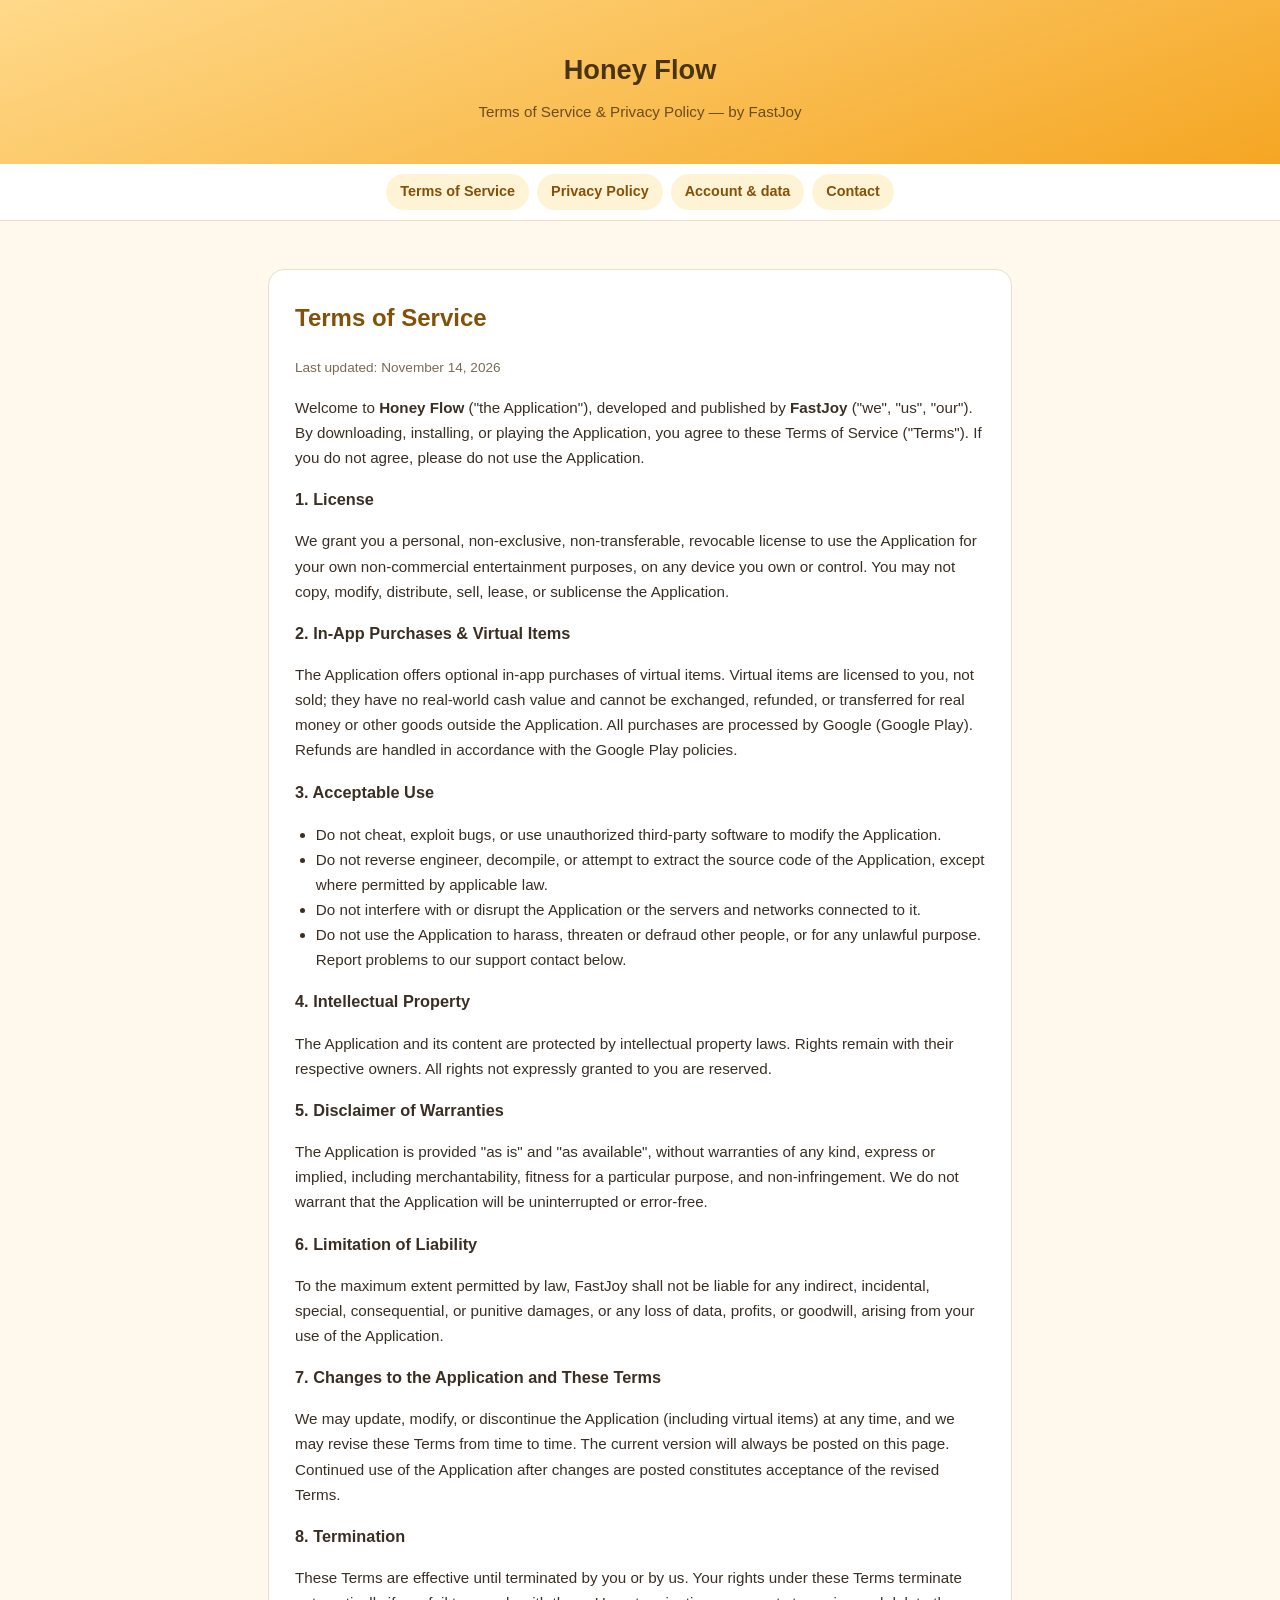
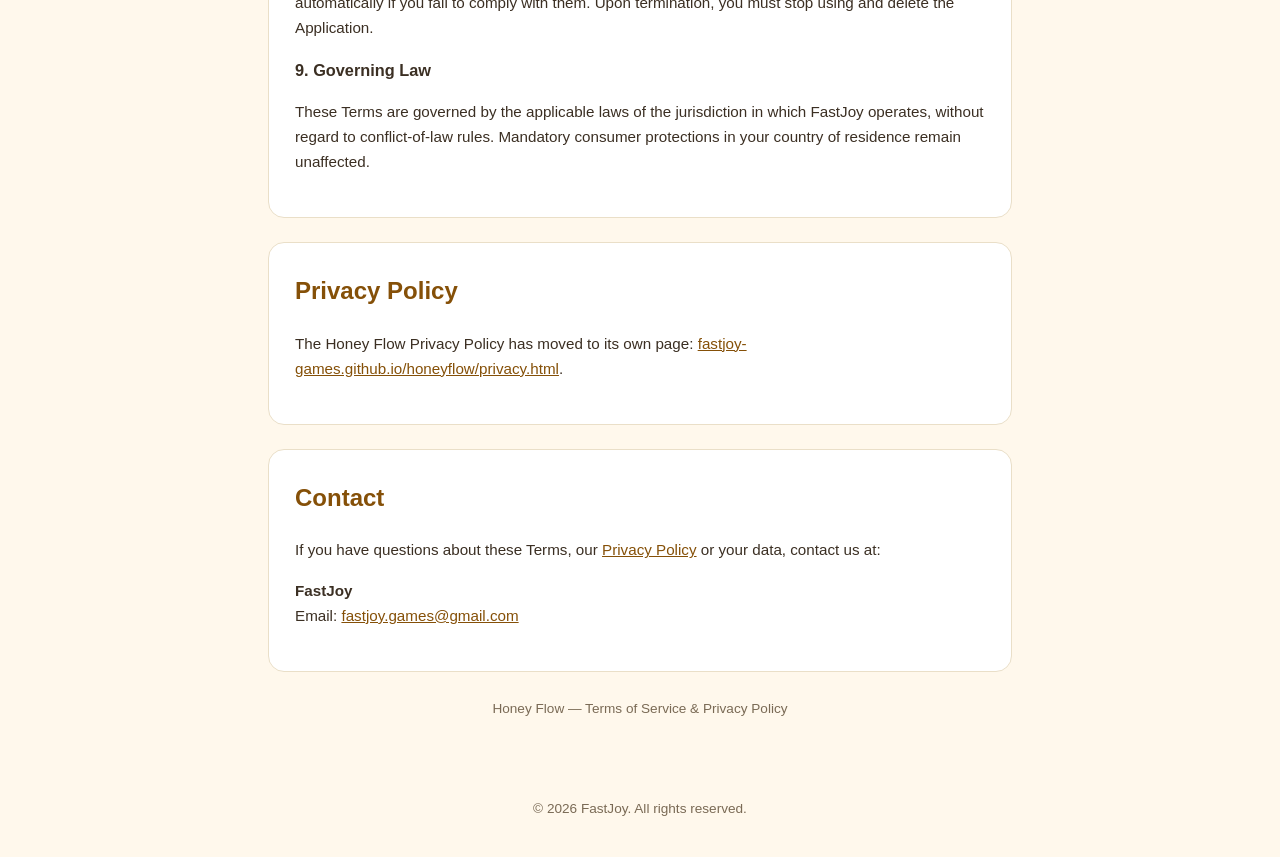
<file: index.html>
<!DOCTYPE html>
<html lang="en">
<head>
<meta charset="utf-8">
<meta name="viewport" content="width=device-width, initial-scale=1">
<title>Honey Flow — Terms of Service &amp; Privacy Policy | FastJoy</title>
<meta name="description" content="Terms of Service and Privacy Policy for Honey Flow by FastJoy.">
<link rel="stylesheet" href="policy.css?v=20261114">
</head>
<body>

<header>
  <h1>Honey Flow</h1>
  <p>Terms of Service &amp; Privacy Policy — by FastJoy</p>
</header>

<nav>
  <a href="#terms">Terms of Service</a>
  <a href="honeyflow/privacy.html">Privacy Policy</a>
  <a href="delete-account.html">Account &amp; data</a>
  <a href="#contact">Contact</a>
</nav>

<main>

  <!-- ================= TERMS OF SERVICE ================= -->
  <section id="terms">
    <h2>Terms of Service</h2>
    <p class="subtle">Last updated: November 14, 2026</p>

    <p>Welcome to <strong>Honey Flow</strong> ("the Application"), developed and published by <strong>FastJoy</strong> ("we", "us", "our"). By downloading, installing, or playing the Application, you agree to these Terms of Service ("Terms"). If you do not agree, please do not use the Application.</p>

    <h3>1. License</h3>
    <p>We grant you a personal, non-exclusive, non-transferable, revocable license to use the Application for your own non-commercial entertainment purposes, on any device you own or control. You may not copy, modify, distribute, sell, lease, or sublicense the Application.</p>

    <h3>2. In-App Purchases &amp; Virtual Items</h3>
    <p>The Application offers optional in-app purchases of virtual items. Virtual items are licensed to you, not sold; they have no real-world cash value and cannot be exchanged, refunded, or transferred for real money or other goods outside the Application. All purchases are processed by Google (Google Play). Refunds are handled in accordance with the Google Play policies.</p>

    <h3>3. Acceptable Use</h3>
    <ul>
      <li>Do not cheat, exploit bugs, or use unauthorized third-party software to modify the Application.</li>
      <li>Do not reverse engineer, decompile, or attempt to extract the source code of the Application, except where permitted by applicable law.</li>
      <li>Do not interfere with or disrupt the Application or the servers and networks connected to it.</li>
      <li>Do not use the Application to harass, threaten or defraud other people, or for any unlawful purpose. Report problems to our support contact below.</li>
    </ul>

    <h3>4. Intellectual Property</h3>
    <p>The Application and its content are protected by intellectual property laws. Rights remain with their respective owners. All rights not expressly granted to you are reserved.</p>

    <h3>5. Disclaimer of Warranties</h3>
    <p>The Application is provided "as is" and "as available", without warranties of any kind, express or implied, including merchantability, fitness for a particular purpose, and non-infringement. We do not warrant that the Application will be uninterrupted or error-free.</p>

    <h3>6. Limitation of Liability</h3>
    <p>To the maximum extent permitted by law, FastJoy shall not be liable for any indirect, incidental, special, consequential, or punitive damages, or any loss of data, profits, or goodwill, arising from your use of the Application.</p>

    <h3>7. Changes to the Application and These Terms</h3>
    <p>We may update, modify, or discontinue the Application (including virtual items) at any time, and we may revise these Terms from time to time. The current version will always be posted on this page. Continued use of the Application after changes are posted constitutes acceptance of the revised Terms.</p>

    <h3>8. Termination</h3>
    <p>These Terms are effective until terminated by you or by us. Your rights under these Terms terminate automatically if you fail to comply with them. Upon termination, you must stop using and delete the Application.</p>

    <h3>9. Governing Law</h3>
    <p>These Terms are governed by the applicable laws of the jurisdiction in which FastJoy operates, without regard to conflict-of-law rules. Mandatory consumer protections in your country of residence remain unaffected.</p>
  </section>

  <!-- ================= PRIVACY POLICY (moved to own page) ================= -->
  <section id="privacy">
    <h2>Privacy Policy</h2>
    <p>The Honey Flow Privacy Policy has moved to its own page: <a href="honeyflow/privacy.html">fastjoy-games.github.io/honeyflow/privacy.html</a>.</p>
  </section>

  <!-- ================= CONTACT ================= -->
  <section id="contact">
    <h2>Contact</h2>
    <p>If you have questions about these Terms, our <a href="honeyflow/privacy.html">Privacy Policy</a> or your data, contact us at:</p>
    <p><strong>FastJoy</strong><br>
    Email: <a href="mailto:fastjoy.games@gmail.com">fastjoy.games@gmail.com</a></p>
  </section>

  <p class="updated">Honey Flow — Terms of Service &amp; Privacy Policy</p>
</main>

<footer>© 2026 FastJoy. All rights reserved.</footer>

<script>
if (location.hash === "#privacy") location.replace("honeyflow/privacy.html");
</script>

</body>
</html>
</file>
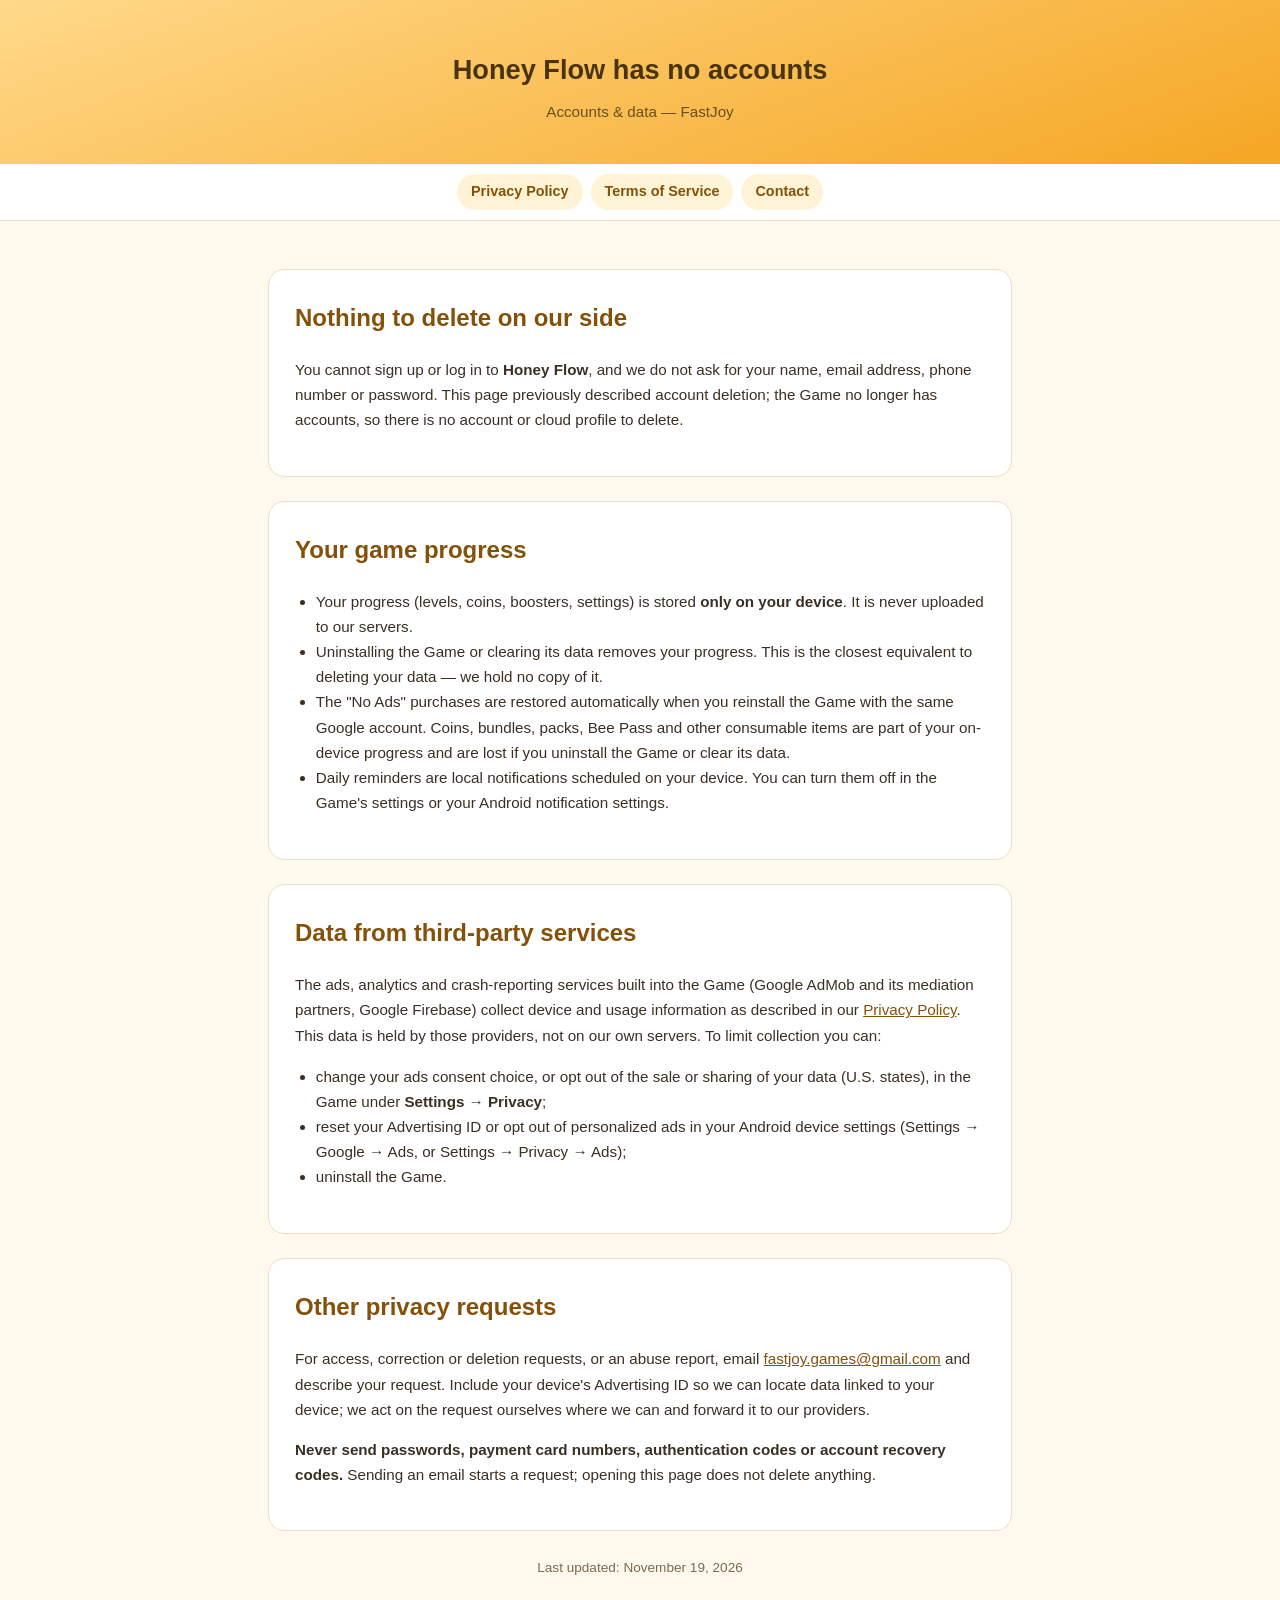
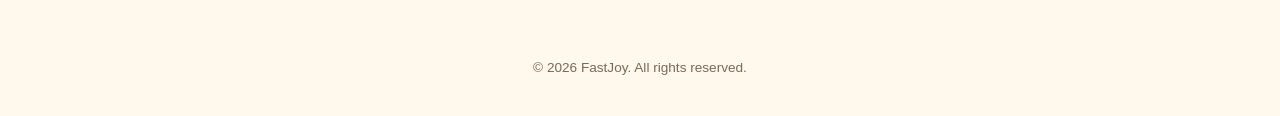
<file: delete-account.html>
<!DOCTYPE html>
<html lang="en">
<head>
<meta charset="utf-8">
<meta name="viewport" content="width=device-width, initial-scale=1">
<title>Honey Flow — Accounts &amp; Data | FastJoy</title>
<meta name="description" content="Honey Flow has no user accounts. Learn where your game progress and data are stored, and how to contact FastJoy about privacy.">
<link rel="stylesheet" href="policy.css?v=20261114">
</head>
<body>
<header>
  <h1>Honey Flow has no accounts</h1>
  <p>Accounts &amp; data — FastJoy</p>
</header>
<nav aria-label="Policy navigation">
  <a href="honeyflow/privacy.html">Privacy Policy</a>
  <a href="index.html#terms">Terms of Service</a>
  <a href="index.html#contact">Contact</a>
</nav>
<main>
  <section id="no-accounts">
    <h2>Nothing to delete on our side</h2>
    <p>You cannot sign up or log in to <strong>Honey Flow</strong>, and we do not ask for your name, email address, phone number or password. This page previously described account deletion; the Game no longer has accounts, so there is no account or cloud profile to delete.</p>
  </section>
  <section>
    <h2>Your game progress</h2>
    <ul>
      <li>Your progress (levels, coins, boosters, settings) is stored <strong>only on your device</strong>. It is never uploaded to our servers.</li>
      <li>Uninstalling the Game or clearing its data removes your progress. This is the closest equivalent to deleting your data — we hold no copy of it.</li>
      <li>The "No Ads" purchases are restored automatically when you reinstall the Game with the same Google account. Coins, bundles, packs, Bee Pass and other consumable items are part of your on-device progress and are lost if you uninstall the Game or clear its data.</li>
      <li>Daily reminders are local notifications scheduled on your device. You can turn them off in the Game's settings or your Android notification settings.</li>
    </ul>
  </section>
  <section>
    <h2>Data from third-party services</h2>
    <p>The ads, analytics and crash-reporting services built into the Game (Google AdMob and its mediation partners, Google Firebase) collect device and usage information as described in our <a href="honeyflow/privacy.html">Privacy Policy</a>. This data is held by those providers, not on our own servers. To limit collection you can:</p>
    <ul>
      <li>change your ads consent choice, or opt out of the sale or sharing of your data (U.S. states), in the Game under <strong>Settings → Privacy</strong>;</li>
      <li>reset your Advertising ID or opt out of personalized ads in your Android device settings (Settings → Google → Ads, or Settings → Privacy → Ads);</li>
      <li>uninstall the Game.</li>
    </ul>
  </section>
  <section>
    <h2>Other privacy requests</h2>
    <p>For access, correction or deletion requests, or an abuse report, email <a href="mailto:fastjoy.games@gmail.com">fastjoy.games@gmail.com</a> and describe your request. Include your device's Advertising ID so we can locate data linked to your device; we act on the request ourselves where we can and forward it to our providers.</p>
    <p><strong>Never send passwords, payment card numbers, authentication codes or account recovery codes.</strong> Sending an email starts a request; opening this page does not delete anything.</p>
  </section>
  <p class="updated">Last updated: November 19, 2026</p>
</main>
<footer>© 2026 FastJoy. All rights reserved.</footer>
</body>
</html>
</file>
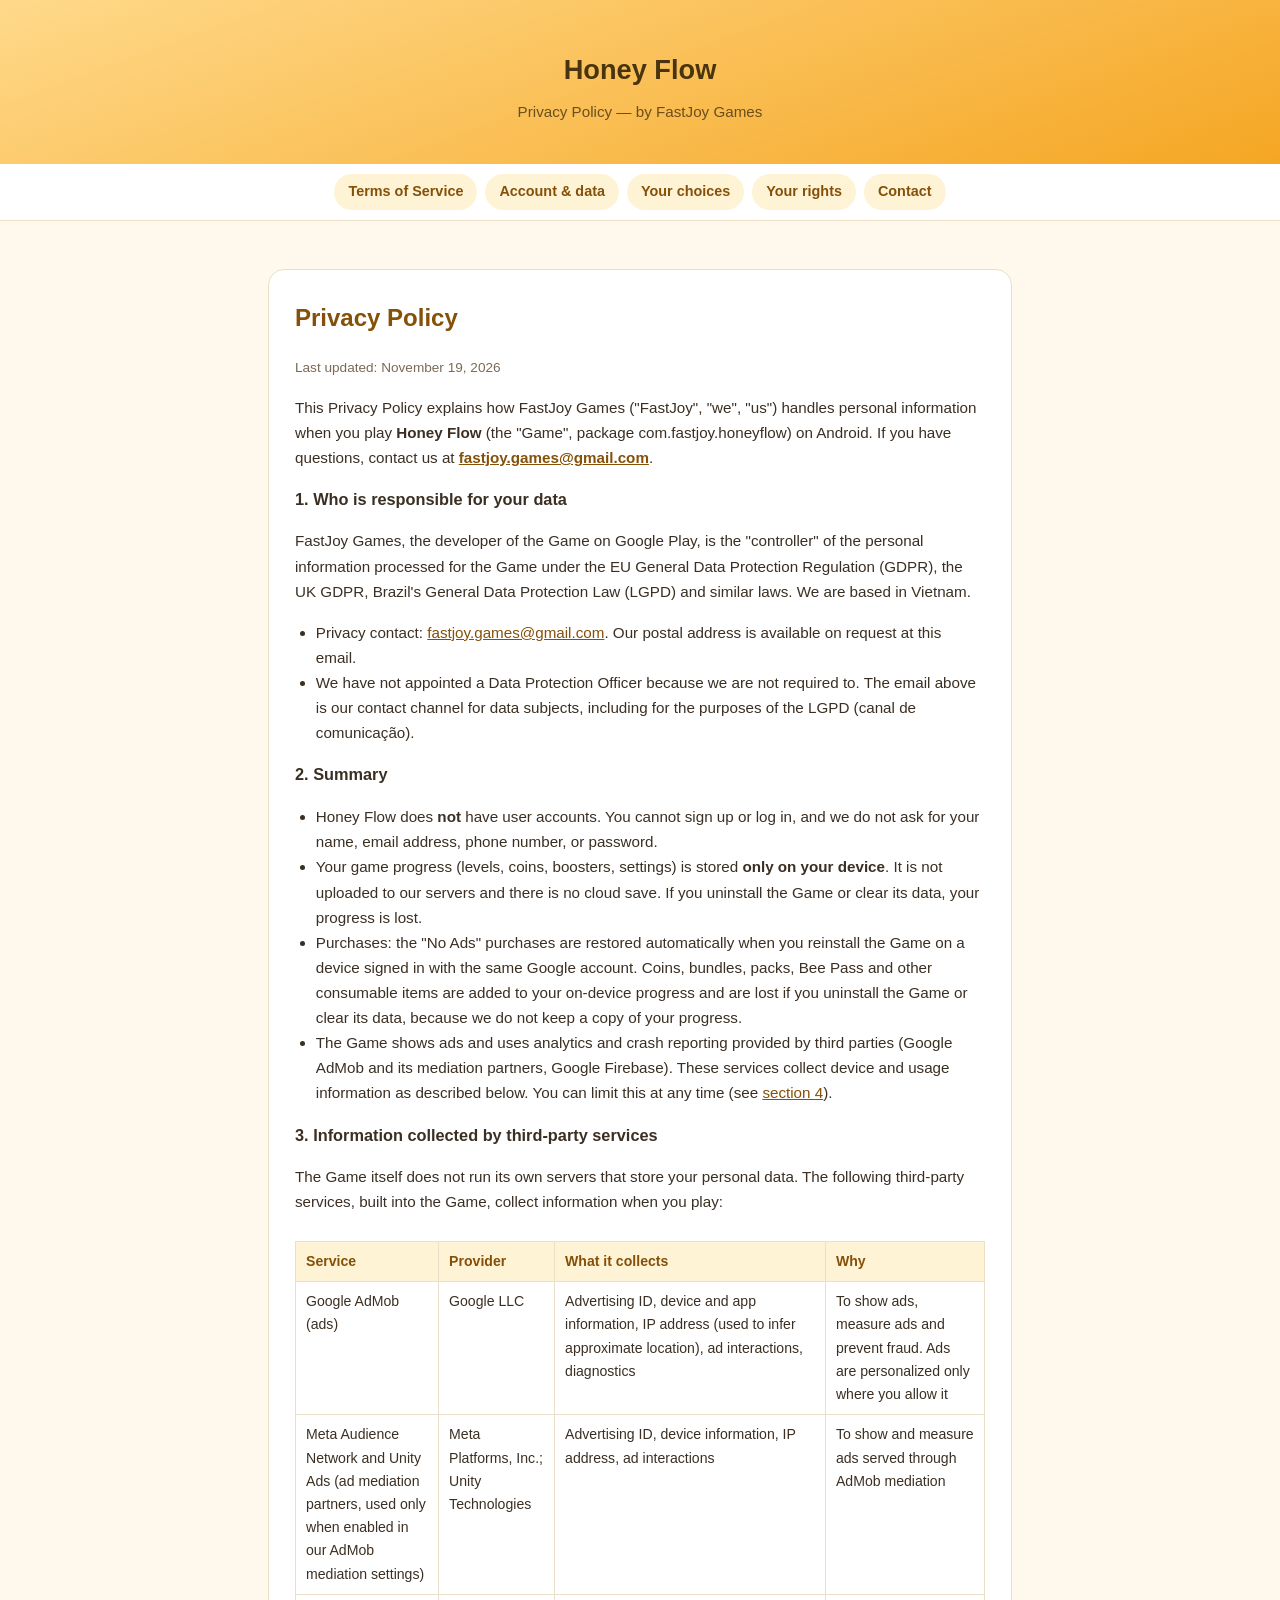
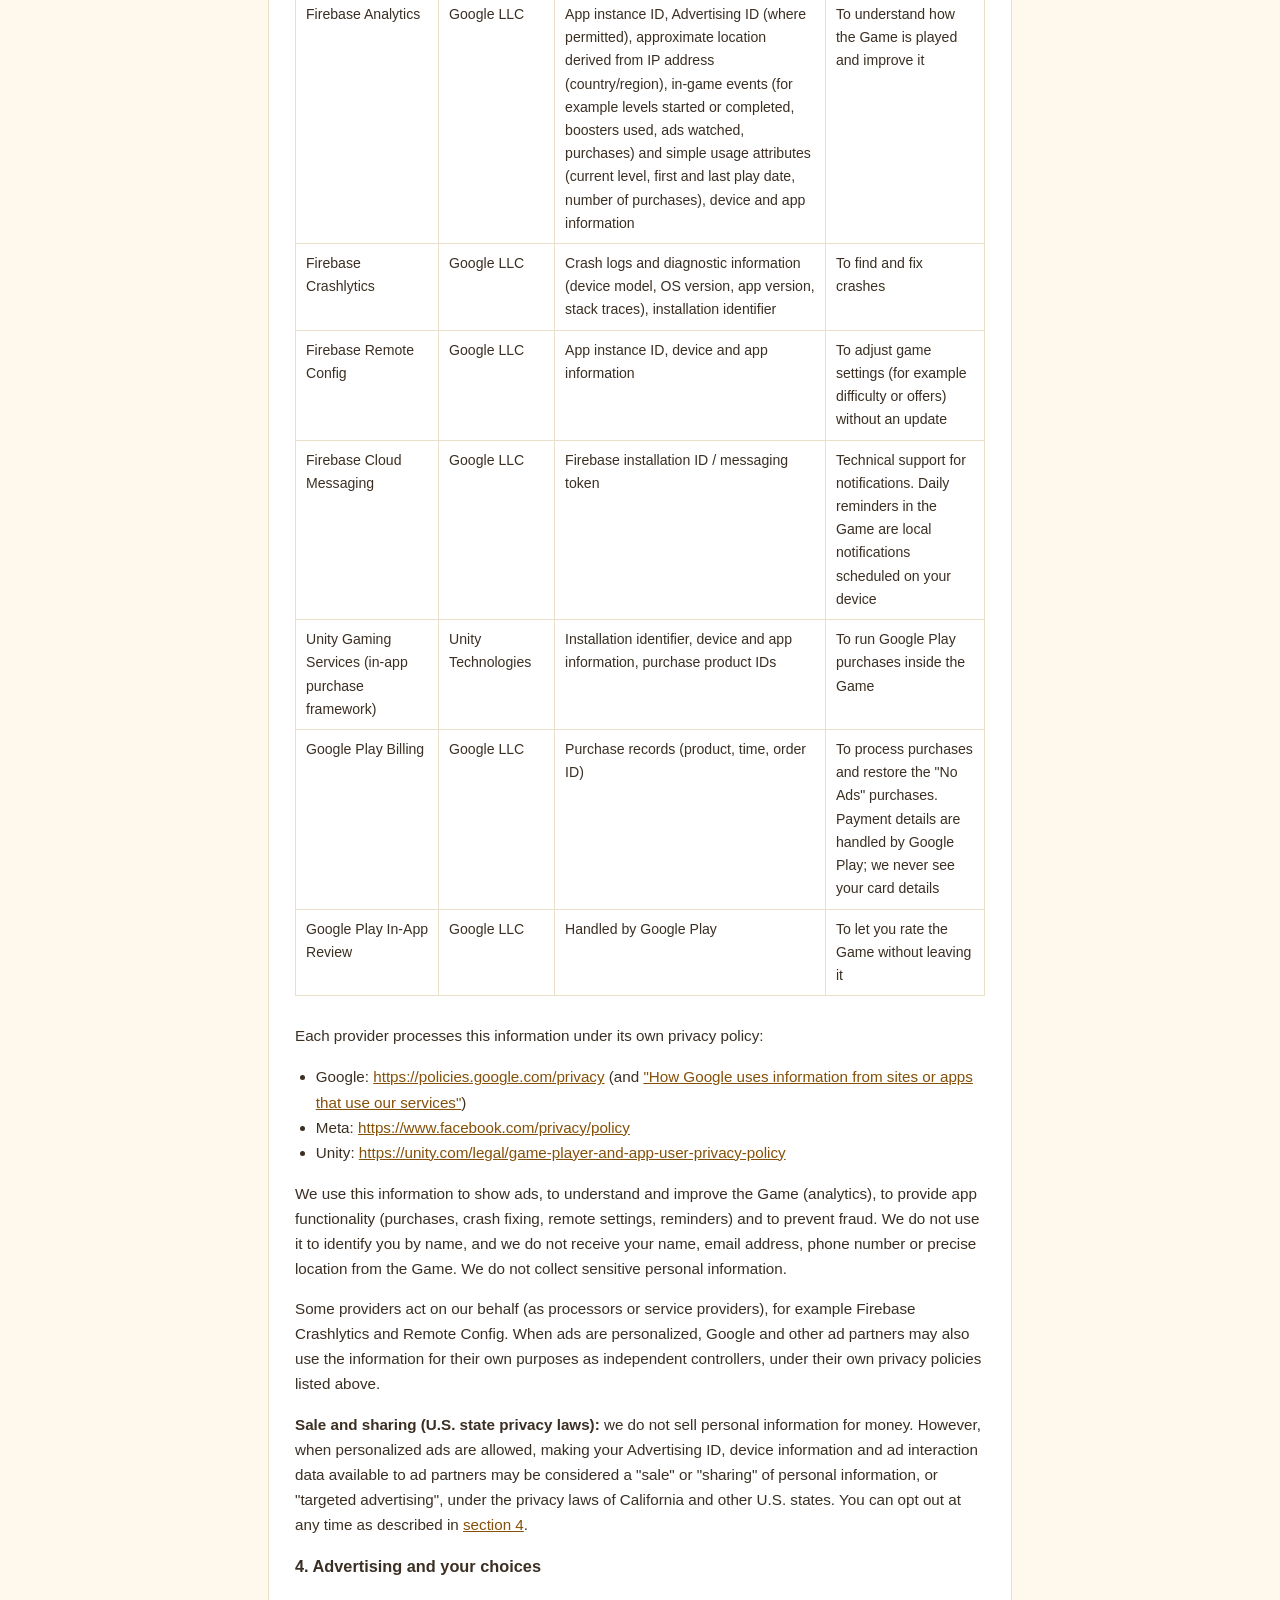
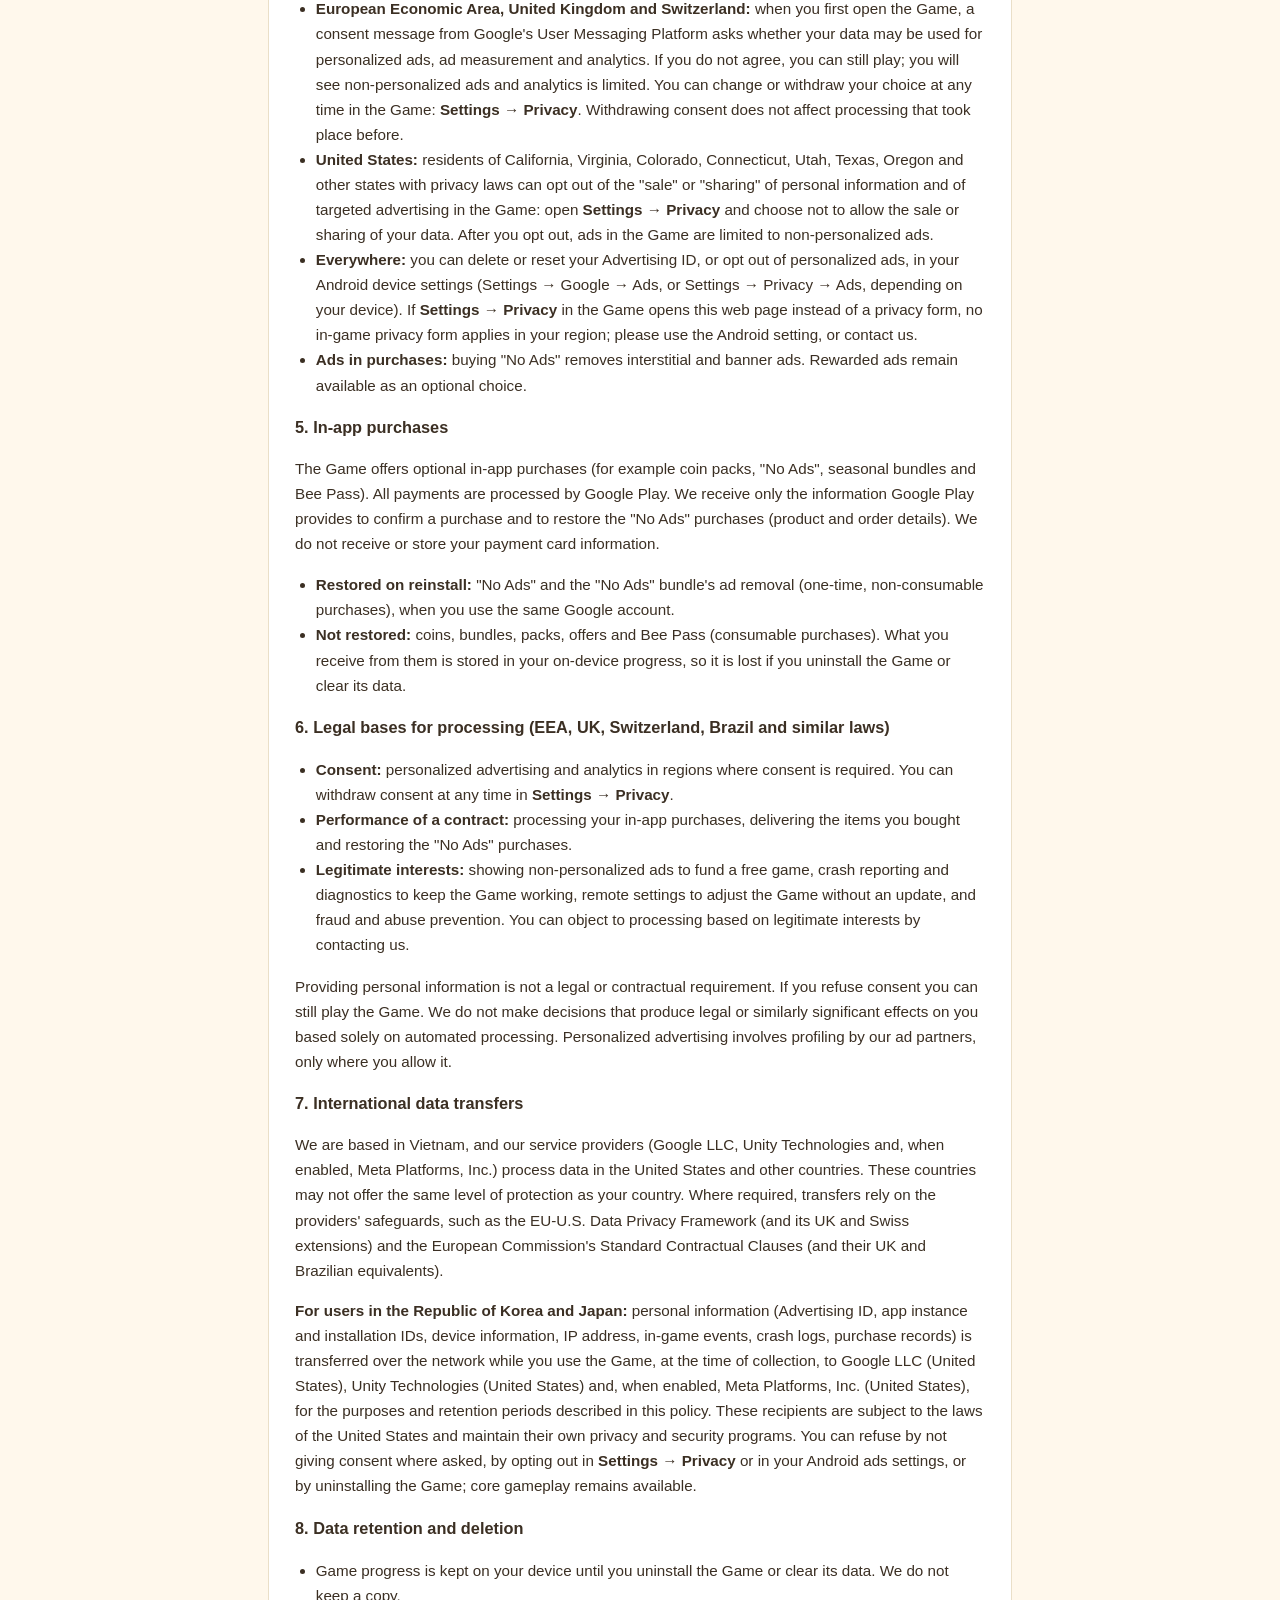
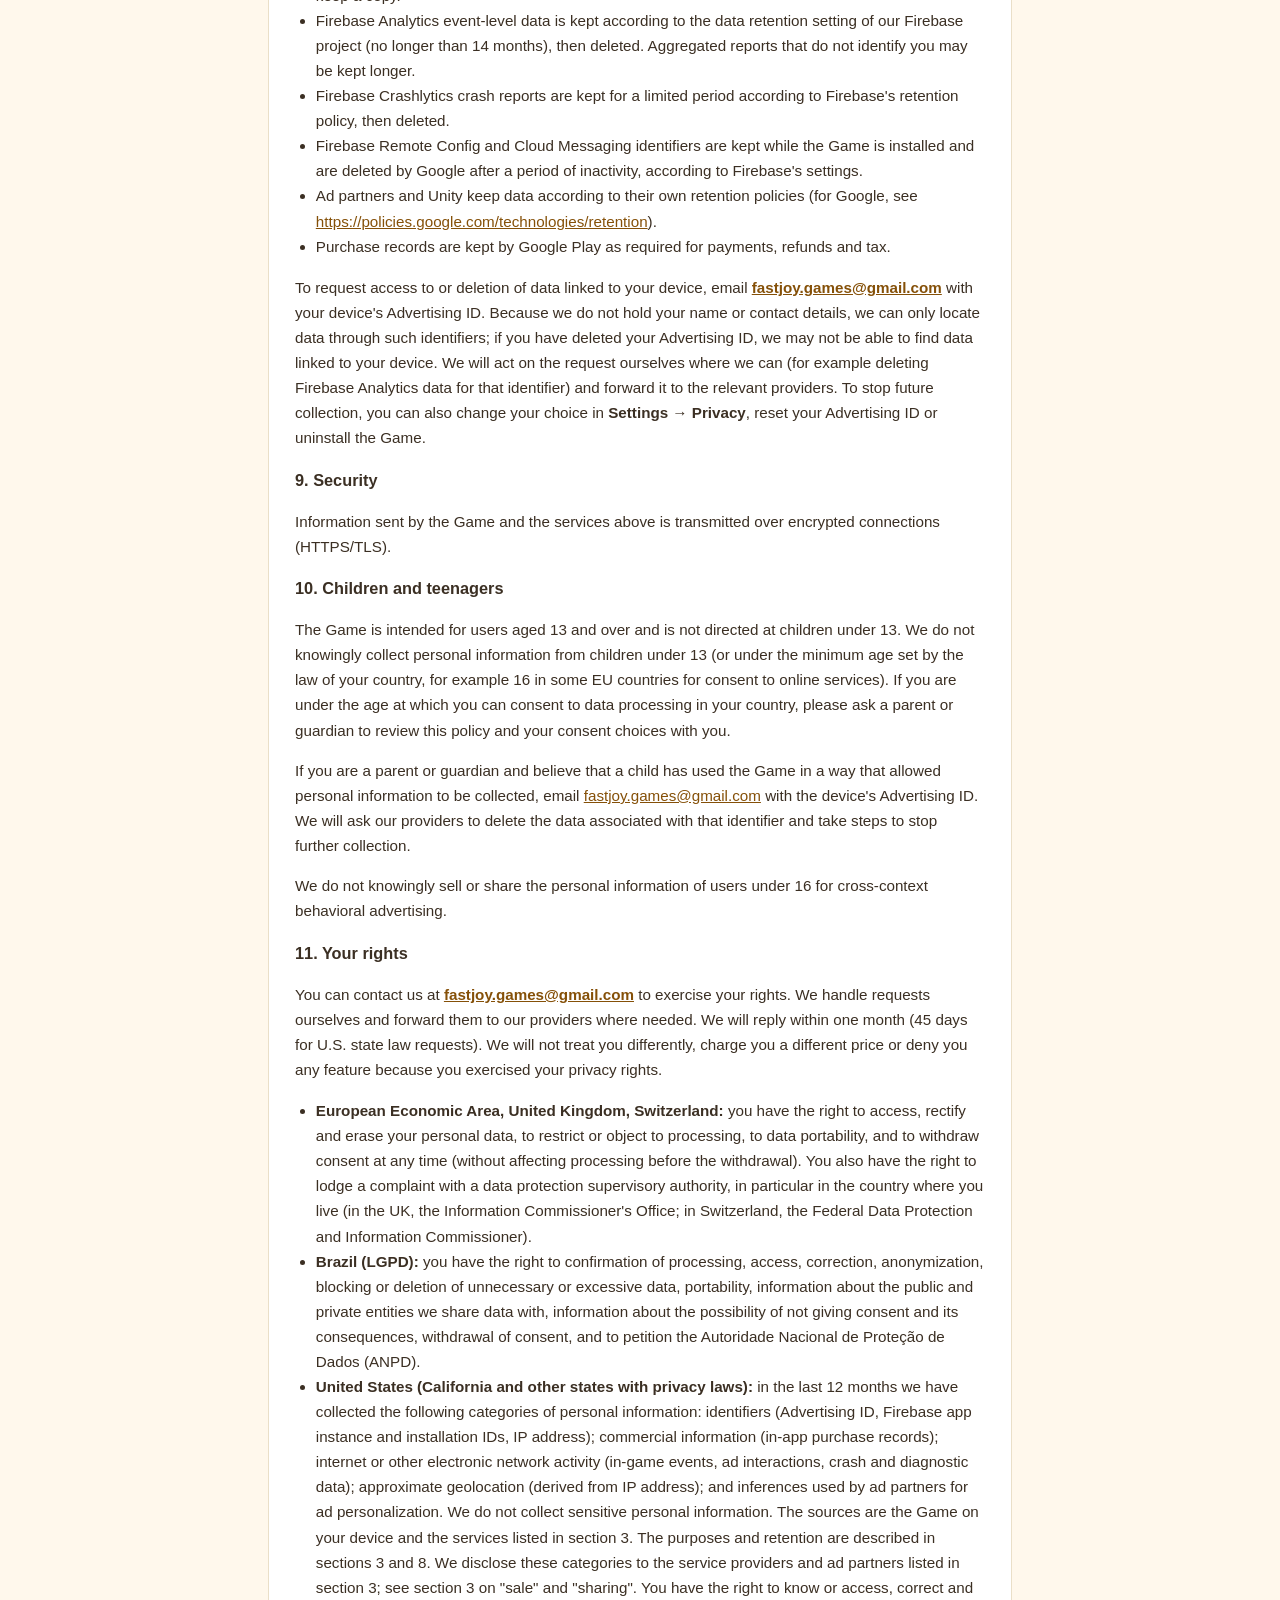
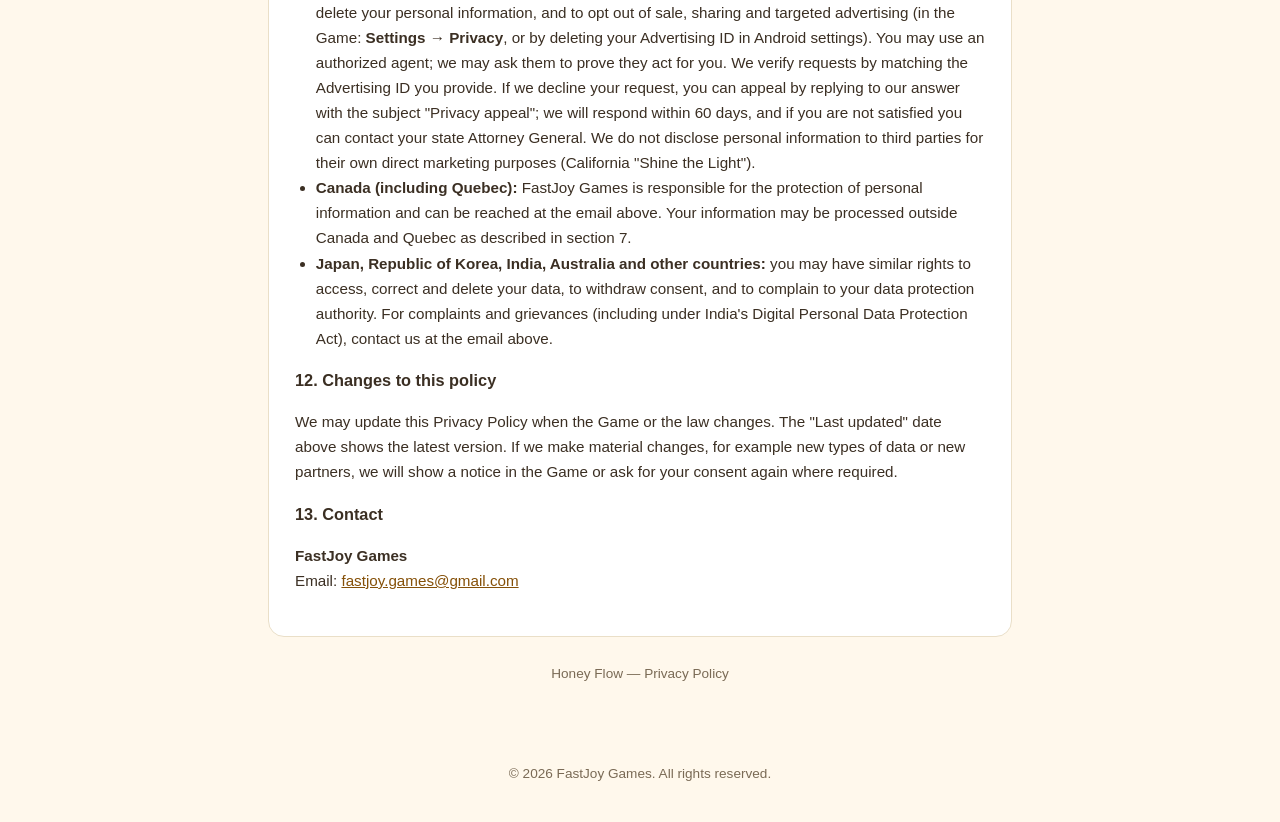
<file: honeyflow/privacy.html>
<!DOCTYPE html>
<html lang="en">
<head>
<meta charset="utf-8">
<meta name="viewport" content="width=device-width, initial-scale=1">
<title>Honey Flow — Privacy Policy | FastJoy Games</title>
<meta name="description" content="Privacy Policy for Honey Flow by FastJoy Games. Honey Flow has no user accounts; your game progress stays on your device.">
<link rel="stylesheet" href="../policy.css?v=20261114">
</head>
<body>

<header>
  <h1>Honey Flow</h1>
  <p>Privacy Policy — by FastJoy Games</p>
</header>

<nav aria-label="Policy navigation">
  <a href="../index.html#terms">Terms of Service</a>
  <a href="../delete-account.html">Account &amp; data</a>
  <a href="#choices">Your choices</a>
  <a href="#rights">Your rights</a>
  <a href="#contact">Contact</a>
</nav>

<main>
  <section id="privacy">
    <h2>Privacy Policy</h2>
    <p class="subtle">Last updated: November 19, 2026</p>

    <p>This Privacy Policy explains how FastJoy Games ("FastJoy", "we", "us") handles personal information when you play <strong>Honey Flow</strong> (the "Game", package com.fastjoy.honeyflow) on Android. If you have questions, contact us at <strong><a href="mailto:fastjoy.games@gmail.com">fastjoy.games@gmail.com</a></strong>.</p>

    <h3 id="who">1. Who is responsible for your data</h3>
    <p>FastJoy Games, the developer of the Game on Google Play, is the "controller" of the personal information processed for the Game under the EU General Data Protection Regulation (GDPR), the UK GDPR, Brazil's General Data Protection Law (LGPD) and similar laws. We are based in Vietnam.</p>
    <ul>
      <li>Privacy contact: <a href="mailto:fastjoy.games@gmail.com">fastjoy.games@gmail.com</a>. Our postal address is available on request at this email.</li>
      <li>We have not appointed a Data Protection Officer because we are not required to. The email above is our contact channel for data subjects, including for the purposes of the LGPD (canal de comunicação).</li>
    </ul>

    <h3>2. Summary</h3>
    <ul>
      <li>Honey Flow does <strong>not</strong> have user accounts. You cannot sign up or log in, and we do not ask for your name, email address, phone number, or password.</li>
      <li>Your game progress (levels, coins, boosters, settings) is stored <strong>only on your device</strong>. It is not uploaded to our servers and there is no cloud save. If you uninstall the Game or clear its data, your progress is lost.</li>
      <li>Purchases: the "No Ads" purchases are restored automatically when you reinstall the Game on a device signed in with the same Google account. Coins, bundles, packs, Bee Pass and other consumable items are added to your on-device progress and are lost if you uninstall the Game or clear its data, because we do not keep a copy of your progress.</li>
      <li>The Game shows ads and uses analytics and crash reporting provided by third parties (Google AdMob and its mediation partners, Google Firebase). These services collect device and usage information as described below. You can limit this at any time (see <a href="#choices">section 4</a>).</li>
    </ul>

    <h3>3. Information collected by third-party services</h3>
    <p>The Game itself does not run its own servers that store your personal data. The following third-party services, built into the Game, collect information when you play:</p>

    <div class="table-wrap">
    <table>
      <thead>
        <tr><th>Service</th><th>Provider</th><th>What it collects</th><th>Why</th></tr>
      </thead>
      <tbody>
        <tr><td>Google AdMob (ads)</td><td>Google LLC</td><td>Advertising ID, device and app information, IP address (used to infer approximate location), ad interactions, diagnostics</td><td>To show ads, measure ads and prevent fraud. Ads are personalized only where you allow it</td></tr>
        <tr><td>Meta Audience Network and Unity Ads (ad mediation partners, used only when enabled in our AdMob mediation settings)</td><td>Meta Platforms, Inc.; Unity Technologies</td><td>Advertising ID, device information, IP address, ad interactions</td><td>To show and measure ads served through AdMob mediation</td></tr>
        <tr><td>Firebase Analytics</td><td>Google LLC</td><td>App instance ID, Advertising ID (where permitted), approximate location derived from IP address (country/region), in-game events (for example levels started or completed, boosters used, ads watched, purchases) and simple usage attributes (current level, first and last play date, number of purchases), device and app information</td><td>To understand how the Game is played and improve it</td></tr>
        <tr><td>Firebase Crashlytics</td><td>Google LLC</td><td>Crash logs and diagnostic information (device model, OS version, app version, stack traces), installation identifier</td><td>To find and fix crashes</td></tr>
        <tr><td>Firebase Remote Config</td><td>Google LLC</td><td>App instance ID, device and app information</td><td>To adjust game settings (for example difficulty or offers) without an update</td></tr>
        <tr><td>Firebase Cloud Messaging</td><td>Google LLC</td><td>Firebase installation ID / messaging token</td><td>Technical support for notifications. Daily reminders in the Game are local notifications scheduled on your device</td></tr>
        <tr><td>Unity Gaming Services (in-app purchase framework)</td><td>Unity Technologies</td><td>Installation identifier, device and app information, purchase product IDs</td><td>To run Google Play purchases inside the Game</td></tr>
        <tr><td>Google Play Billing</td><td>Google LLC</td><td>Purchase records (product, time, order ID)</td><td>To process purchases and restore the "No Ads" purchases. Payment details are handled by Google Play; we never see your card details</td></tr>
        <tr><td>Google Play In-App Review</td><td>Google LLC</td><td>Handled by Google Play</td><td>To let you rate the Game without leaving it</td></tr>
      </tbody>
    </table>
    </div>

    <p>Each provider processes this information under its own privacy policy:</p>
    <ul>
      <li>Google: <a href="https://policies.google.com/privacy" rel="noopener" target="_blank">https://policies.google.com/privacy</a> (and <a href="https://policies.google.com/technologies/partner-sites" rel="noopener" target="_blank">"How Google uses information from sites or apps that use our services"</a>)</li>
      <li>Meta: <a href="https://www.facebook.com/privacy/policy" rel="noopener" target="_blank">https://www.facebook.com/privacy/policy</a></li>
      <li>Unity: <a href="https://unity.com/legal/game-player-and-app-user-privacy-policy" rel="noopener" target="_blank">https://unity.com/legal/game-player-and-app-user-privacy-policy</a></li>
    </ul>

    <p>We use this information to show ads, to understand and improve the Game (analytics), to provide app functionality (purchases, crash fixing, remote settings, reminders) and to prevent fraud. We do not use it to identify you by name, and we do not receive your name, email address, phone number or precise location from the Game. We do not collect sensitive personal information.</p>
    <p>Some providers act on our behalf (as processors or service providers), for example Firebase Crashlytics and Remote Config. When ads are personalized, Google and other ad partners may also use the information for their own purposes as independent controllers, under their own privacy policies listed above.</p>
    <p><strong>Sale and sharing (U.S. state privacy laws):</strong> we do not sell personal information for money. However, when personalized ads are allowed, making your Advertising ID, device information and ad interaction data available to ad partners may be considered a "sale" or "sharing" of personal information, or "targeted advertising", under the privacy laws of California and other U.S. states. You can opt out at any time as described in <a href="#choices">section 4</a>.</p>

    <h3 id="choices">4. Advertising and your choices</h3>
    <ul>
      <li><strong>European Economic Area, United Kingdom and Switzerland:</strong> when you first open the Game, a consent message from Google's User Messaging Platform asks whether your data may be used for personalized ads, ad measurement and analytics. If you do not agree, you can still play; you will see non-personalized ads and analytics is limited. You can change or withdraw your choice at any time in the Game: <strong>Settings → Privacy</strong>. Withdrawing consent does not affect processing that took place before.</li>
      <li><strong>United States:</strong> residents of California, Virginia, Colorado, Connecticut, Utah, Texas, Oregon and other states with privacy laws can opt out of the "sale" or "sharing" of personal information and of targeted advertising in the Game: open <strong>Settings → Privacy</strong> and choose not to allow the sale or sharing of your data. After you opt out, ads in the Game are limited to non-personalized ads.</li>
      <li><strong>Everywhere:</strong> you can delete or reset your Advertising ID, or opt out of personalized ads, in your Android device settings (Settings → Google → Ads, or Settings → Privacy → Ads, depending on your device). If <strong>Settings → Privacy</strong> in the Game opens this web page instead of a privacy form, no in-game privacy form applies in your region; please use the Android setting, or contact us.</li>
      <li><strong>Ads in purchases:</strong> buying "No Ads" removes interstitial and banner ads. Rewarded ads remain available as an optional choice.</li>
    </ul>

    <h3>5. In-app purchases</h3>
    <p>The Game offers optional in-app purchases (for example coin packs, "No Ads", seasonal bundles and Bee Pass). All payments are processed by Google Play. We receive only the information Google Play provides to confirm a purchase and to restore the "No Ads" purchases (product and order details). We do not receive or store your payment card information.</p>
    <ul>
      <li><strong>Restored on reinstall:</strong> "No Ads" and the "No Ads" bundle's ad removal (one-time, non-consumable purchases), when you use the same Google account.</li>
      <li><strong>Not restored:</strong> coins, bundles, packs, offers and Bee Pass (consumable purchases). What you receive from them is stored in your on-device progress, so it is lost if you uninstall the Game or clear its data.</li>
    </ul>

    <h3>6. Legal bases for processing (EEA, UK, Switzerland, Brazil and similar laws)</h3>
    <ul>
      <li><strong>Consent:</strong> personalized advertising and analytics in regions where consent is required. You can withdraw consent at any time in <strong>Settings → Privacy</strong>.</li>
      <li><strong>Performance of a contract:</strong> processing your in-app purchases, delivering the items you bought and restoring the "No Ads" purchases.</li>
      <li><strong>Legitimate interests:</strong> showing non-personalized ads to fund a free game, crash reporting and diagnostics to keep the Game working, remote settings to adjust the Game without an update, and fraud and abuse prevention. You can object to processing based on legitimate interests by contacting us.</li>
    </ul>
    <p>Providing personal information is not a legal or contractual requirement. If you refuse consent you can still play the Game. We do not make decisions that produce legal or similarly significant effects on you based solely on automated processing. Personalized advertising involves profiling by our ad partners, only where you allow it.</p>

    <h3>7. International data transfers</h3>
    <p>We are based in Vietnam, and our service providers (Google LLC, Unity Technologies and, when enabled, Meta Platforms, Inc.) process data in the United States and other countries. These countries may not offer the same level of protection as your country. Where required, transfers rely on the providers' safeguards, such as the EU-U.S. Data Privacy Framework (and its UK and Swiss extensions) and the European Commission's Standard Contractual Clauses (and their UK and Brazilian equivalents).</p>
    <p><strong>For users in the Republic of Korea and Japan:</strong> personal information (Advertising ID, app instance and installation IDs, device information, IP address, in-game events, crash logs, purchase records) is transferred over the network while you use the Game, at the time of collection, to Google LLC (United States), Unity Technologies (United States) and, when enabled, Meta Platforms, Inc. (United States), for the purposes and retention periods described in this policy. These recipients are subject to the laws of the United States and maintain their own privacy and security programs. You can refuse by not giving consent where asked, by opting out in <strong>Settings → Privacy</strong> or in your Android ads settings, or by uninstalling the Game; core gameplay remains available.</p>

    <h3>8. Data retention and deletion</h3>
    <ul>
      <li>Game progress is kept on your device until you uninstall the Game or clear its data. We do not keep a copy.</li>
      <li>Firebase Analytics event-level data is kept according to the data retention setting of our Firebase project (no longer than 14 months), then deleted. Aggregated reports that do not identify you may be kept longer.</li>
      <li>Firebase Crashlytics crash reports are kept for a limited period according to Firebase's retention policy, then deleted.</li>
      <li>Firebase Remote Config and Cloud Messaging identifiers are kept while the Game is installed and are deleted by Google after a period of inactivity, according to Firebase's settings.</li>
      <li>Ad partners and Unity keep data according to their own retention policies (for Google, see <a href="https://policies.google.com/technologies/retention" rel="noopener" target="_blank">https://policies.google.com/technologies/retention</a>).</li>
      <li>Purchase records are kept by Google Play as required for payments, refunds and tax.</li>
    </ul>
    <p>To request access to or deletion of data linked to your device, email <strong><a href="mailto:fastjoy.games@gmail.com">fastjoy.games@gmail.com</a></strong> with your device's Advertising ID. Because we do not hold your name or contact details, we can only locate data through such identifiers; if you have deleted your Advertising ID, we may not be able to find data linked to your device. We will act on the request ourselves where we can (for example deleting Firebase Analytics data for that identifier) and forward it to the relevant providers. To stop future collection, you can also change your choice in <strong>Settings → Privacy</strong>, reset your Advertising ID or uninstall the Game.</p>

    <h3>9. Security</h3>
    <p>Information sent by the Game and the services above is transmitted over encrypted connections (HTTPS/TLS).</p>

    <h3>10. Children and teenagers</h3>
    <p>The Game is intended for users aged 13 and over and is not directed at children under 13. We do not knowingly collect personal information from children under 13 (or under the minimum age set by the law of your country, for example 16 in some EU countries for consent to online services). If you are under the age at which you can consent to data processing in your country, please ask a parent or guardian to review this policy and your consent choices with you.</p>
    <p>If you are a parent or guardian and believe that a child has used the Game in a way that allowed personal information to be collected, email <a href="mailto:fastjoy.games@gmail.com">fastjoy.games@gmail.com</a> with the device's Advertising ID. We will ask our providers to delete the data associated with that identifier and take steps to stop further collection.</p>
    <p>We do not knowingly sell or share the personal information of users under 16 for cross-context behavioral advertising.</p>

    <h3 id="rights">11. Your rights</h3>
    <p>You can contact us at <strong><a href="mailto:fastjoy.games@gmail.com">fastjoy.games@gmail.com</a></strong> to exercise your rights. We handle requests ourselves and forward them to our providers where needed. We will reply within one month (45 days for U.S. state law requests). We will not treat you differently, charge you a different price or deny you any feature because you exercised your privacy rights.</p>
    <ul>
      <li><strong>European Economic Area, United Kingdom, Switzerland:</strong> you have the right to access, rectify and erase your personal data, to restrict or object to processing, to data portability, and to withdraw consent at any time (without affecting processing before the withdrawal). You also have the right to lodge a complaint with a data protection supervisory authority, in particular in the country where you live (in the UK, the Information Commissioner's Office; in Switzerland, the Federal Data Protection and Information Commissioner).</li>
      <li><strong>Brazil (LGPD):</strong> you have the right to confirmation of processing, access, correction, anonymization, blocking or deletion of unnecessary or excessive data, portability, information about the public and private entities we share data with, information about the possibility of not giving consent and its consequences, withdrawal of consent, and to petition the Autoridade Nacional de Proteção de Dados (ANPD).</li>
      <li><strong>United States (California and other states with privacy laws):</strong> in the last 12 months we have collected the following categories of personal information: identifiers (Advertising ID, Firebase app instance and installation IDs, IP address); commercial information (in-app purchase records); internet or other electronic network activity (in-game events, ad interactions, crash and diagnostic data); approximate geolocation (derived from IP address); and inferences used by ad partners for ad personalization. We do not collect sensitive personal information. The sources are the Game on your device and the services listed in section 3. The purposes and retention are described in sections 3 and 8. We disclose these categories to the service providers and ad partners listed in section 3; see section 3 on "sale" and "sharing". You have the right to know or access, correct and delete your personal information, and to opt out of sale, sharing and targeted advertising (in the Game: <strong>Settings → Privacy</strong>, or by deleting your Advertising ID in Android settings). You may use an authorized agent; we may ask them to prove they act for you. We verify requests by matching the Advertising ID you provide. If we decline your request, you can appeal by replying to our answer with the subject "Privacy appeal"; we will respond within 60 days, and if you are not satisfied you can contact your state Attorney General. We do not disclose personal information to third parties for their own direct marketing purposes (California "Shine the Light").</li>
      <li><strong>Canada (including Quebec):</strong> FastJoy Games is responsible for the protection of personal information and can be reached at the email above. Your information may be processed outside Canada and Quebec as described in section 7.</li>
      <li><strong>Japan, Republic of Korea, India, Australia and other countries:</strong> you may have similar rights to access, correct and delete your data, to withdraw consent, and to complain to your data protection authority. For complaints and grievances (including under India's Digital Personal Data Protection Act), contact us at the email above.</li>
    </ul>

    <h3>12. Changes to this policy</h3>
    <p>We may update this Privacy Policy when the Game or the law changes. The "Last updated" date above shows the latest version. If we make material changes, for example new types of data or new partners, we will show a notice in the Game or ask for your consent again where required.</p>

    <h3 id="contact">13. Contact</h3>
    <p><strong>FastJoy Games</strong><br>
    Email: <a href="mailto:fastjoy.games@gmail.com">fastjoy.games@gmail.com</a></p>
  </section>

  <p class="updated">Honey Flow — Privacy Policy</p>
</main>
<footer>© 2026 FastJoy Games. All rights reserved.</footer>

</body>
</html>
</file>
<file: policy.css>
:root {
    --bg: #fff8ec;
    --card: #ffffff;
    --text: #3b2f23;
    --muted: #7a6a55;
    --accent: #f5a623;
    --accent-dark: #855008;
    --border: #eadfc8;
  }
  * { box-sizing: border-box; }
  body {
    margin: 0;
    font-family: -apple-system, BlinkMacSystemFont, "Segoe UI", Roboto, Helvetica, Arial, sans-serif;
    background: var(--bg);
    color: var(--text);
    line-height: 1.65;
  }
  header {
    background: linear-gradient(160deg, #ffd98a, #f5a623);
    padding: 48px 20px 40px;
    text-align: center;
  }
  header h1 { margin: 0 0 6px; font-size: 1.7rem; color: #4a3410; }
  header p { margin: 0; color: #6b4e1d; font-size: .95rem; }
  nav {
    position: sticky;
    top: 0;
    background: var(--card);
    border-bottom: 1px solid var(--border);
    display: flex;
    justify-content: center;
    flex-wrap: wrap;
    gap: 8px;
    padding: 10px;
    z-index: 10;
  }
  nav a {
    color: var(--accent-dark);
    text-decoration: none;
    font-weight: 600;
    font-size: .9rem;
    padding: 6px 14px;
    border-radius: 999px;
    background: #fff3d6;
  }
  nav a:hover { background: var(--accent); color: var(--text); }
  a:focus-visible { outline: 3px solid var(--accent-dark); outline-offset: 3px; }
  main {
    max-width: 780px;
    margin: 0 auto;
    padding: 24px 18px 40px;
  }
  section {
    scroll-margin-top: 80px;
    background: var(--card);
    border: 1px solid var(--border);
    border-radius: 16px;
    padding: 28px 26px;
    margin-top: 24px;
  }
  section h2 {
    margin-top: 0;
    color: var(--accent-dark);
  }
  section h3 { margin-bottom: .3em; font-size: 1.02rem; }
  p, li { font-size: .95rem; }
  ul { padding-left: 1.3em; }
  .table-wrap { overflow-x: auto; }
  table {
    width: 100%;
    border-collapse: collapse;
    margin: 12px 0;
    font-size: .88rem;
  }
  th, td {
    border: 1px solid var(--border);
    padding: 8px 10px;
    text-align: left;
    vertical-align: top;
  }
  th { background: #fff3d6; color: var(--accent-dark); }
  a { color: var(--accent-dark); }
  .updated { text-align: center; color: var(--muted); font-size: .85rem; margin-top: 26px; }
  footer {
    text-align: center;
    color: var(--muted);
    font-size: .85rem;
    padding: 24px 16px 36px;
  }
  .subtle { color: var(--muted); font-size: .85rem; }

  @media (max-width: 480px) {
    section { scroll-margin-top: 120px; }
  }
</file>
